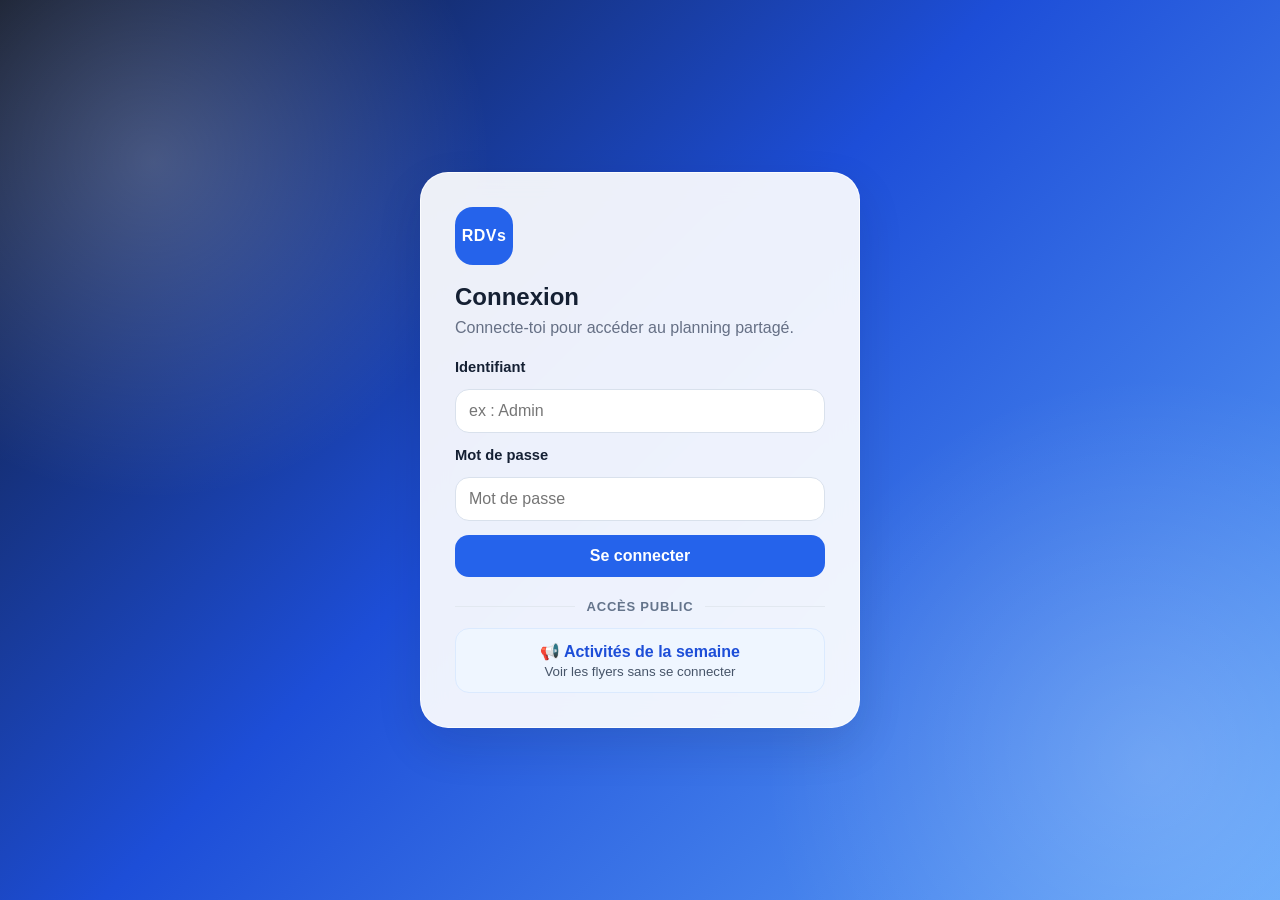
<file: index.html>
<!DOCTYPE html>
<html lang="fr">
<head>
  <meta charset="UTF-8" />
  <meta name="viewport" content="width=device-width, initial-scale=1.0" />
  <title>RDVs - Planning & FAQ Numérique</title>
  <link rel="stylesheet" href="css/style.css?v=20260824" />
  <link rel="stylesheet" href="css/activities.css?v=20260825-2" />
  <style>
    /* Pastille couleur interactive dans l'onglet Structures */
    .structure-card .color-dot {
      position: relative;
      cursor: pointer;
      transition: transform 0.15s ease, box-shadow 0.15s ease;
    }
    .structure-card .color-dot:hover {
      transform: scale(1.18);
      box-shadow: 0 0 0 3px rgba(37, 99, 235, 0.25);
    }
    .structure-card .color-dot input[type="color"] {
      position: absolute;
      inset: 0;
      width: 100%;
      height: 100%;
      opacity: 0;
      cursor: pointer;
      border: none;
      padding: 0;
      margin: 0;
    }

    /* Badge numéro de semaine */
    .week-num-pill {
      display: inline-block;
      background: #2563eb;
      color: #ffffff;
      font-size: 0.8rem;
      font-weight: 700;
      padding: 2px 10px;
      border-radius: 999px;
      margin-right: 8px;
      vertical-align: middle;
    }

    /* Outil de duplication rapide de semaine */
    .week-duplicate-bar {
      display: flex;
      flex-wrap: wrap;
      align-items: center;
      gap: 10px;
      margin-bottom: 14px;
      padding: 10px 14px;
      border-radius: 10px;
      border: 1px dashed rgba(100, 116, 139, 0.45);
      font-size: 0.9rem;
    }
    .week-duplicate-bar input[type="number"] {
      width: 68px;
      padding: 6px 8px;
    }

    /* Choix récurrence façon Google Calendar dans la modale */
    .recurrence-scope-list {
      display: flex;
      flex-direction: column;
      gap: 10px;
      margin-top: 12px;
    }
    .recurrence-scope-option {
      display: flex;
      align-items: center;
      gap: 10px;
      padding: 10px 12px;
      border: 1px solid rgba(148, 163, 184, 0.4);
      border-radius: 8px;
      cursor: pointer;
    }
    .recurrence-scope-option input[type="radio"] {
      width: auto;
      margin: 0;
    }
    .duplicate-slots-picker {
      width: 100%;
      display: flex;
      flex-wrap: wrap;
      gap: 8px;
      margin-top: 6px;
      padding-top: 8px;
      border-top: 1px dashed rgba(100, 116, 139, 0.35);
    }
    .duplicate-slot-chip {
      display: inline-flex;
      align-items: center;
      gap: 6px;
      padding: 5px 10px;
      border-radius: 8px;
      border: 1px solid rgba(148, 163, 184, 0.45);
      border-left: 4px solid var(--chip-color, #2563eb);
      background: rgba(148, 163, 184, 0.08);
      font-size: 0.83rem;
      cursor: pointer;
      user-select: none;
    }
    .duplicate-slot-chip input[type="checkbox"] {
      width: auto;
      margin: 0;
      cursor: pointer;
    }
  </style>
</head>
<body>
  <main id="login-screen" class="login-screen">
    <section class="login-card">
      <div class="brand-badge">RDVs</div>
      <h1>Connexion</h1>
      <p class="muted">Connecte-toi pour accéder au planning partagé.</p>

      <form id="login-form" class="form-grid" autocomplete="on">
        <label for="username">Identifiant</label>
        <input id="username" name="username" type="text" autocomplete="username" placeholder="ex : Admin" required />

        <label for="password">Mot de passe</label>
        <input id="password" name="password" type="password" autocomplete="current-password" placeholder="Mot de passe" required />

        <button type="submit" class="primary-btn">Se connecter</button>
        <p id="login-error" class="error-text" hidden>Identifiant ou mot de passe incorrect.</p>
      </form>

      <div class="public-access-box">
        <div class="public-access-separator"><span>Accès public</span></div>
        <button id="public-activities-btn" type="button" class="public-activities-btn">
          📢 Activités de la semaine
          <small>Voir les flyers sans se connecter</small>
        </button>
      </div>
    </section>
  </main>


  <main id="activities-public" class="activities-public" hidden>
    <div class="activities-shell">
      <header class="activities-public-header">
        <div>
          <div class="brand-badge activities-brand">RDVs</div>
          <h1>📢 Activités de la semaine</h1>
          <p class="muted">Retrouvez les flyers et les activités des différents sites.</p>
        </div>
        <button id="activities-back-login" class="ghost-btn" type="button">← Retour</button>
      </header>

      <div class="activities-toolbar">
        <label for="activities-site-filter">Filtrer par site</label>
        <select id="activities-site-filter">
          <option value="all">Tous les sites</option>
        </select>
        <button id="activities-refresh" class="ghost-btn" type="button">Actualiser</button>
      </div>

      <p id="activities-public-status" class="activities-status" aria-live="polite"></p>
      <div id="activities-public-list"></div>
    </div>
  </main>

  <main id="app-screen" class="app-screen" hidden>
    <header class="topbar">
      <div>
        <h2>RDVs - Planning & FAQ Numérique</h2>
        <p id="user-label" class="muted"></p>
        <p id="sync-label" class="sync-label">Synchronisation en attente...</p>
      </div>
      <div class="top-actions">
        <button id="theme-toggle" class="ghost-btn" type="button">🌙 Mode sombre</button>
        <button id="refresh-btn" class="ghost-btn" type="button">Actualiser</button>
        <button id="logout-btn" class="ghost-btn" type="button">Déconnexion</button>
      </div>
    </header>

    <nav class="tabs">
      <button class="tab-btn active" type="button" data-tab="planning">Planning semaine</button>
      <button class="tab-btn" type="button" data-tab="faq">Rendez-vous FAQ</button>
      <button class="tab-btn admin-only" type="button" data-tab="activities-admin">📢 Activités</button>
      <button class="tab-btn admin-only" type="button" data-tab="structures">Structures</button>
    </nav>

    <section id="planning" class="tab-panel active">
      <div class="panel-heading">
        <div>
          <h3>Planning semaine heure par heure</h3>
          <p id="planning-help" class="muted">
            Tu peux créer ici les créneaux FAQ numérique autorisés sur une date précise.
          </p>
        </div>
      </div>

      <div class="week-toolbar">
        <button id="prev-week" type="button" class="ghost-btn">← Semaine précédente</button>
        <strong id="week-label">Semaine</strong>
        <button id="next-week" type="button" class="ghost-btn">Semaine suivante →</button>
      </div>

      <!-- Bloc déroulant : Duplication sélective de la semaine affichée -->
      <details class="week-duplicate-bar admin-only">
        <summary style="cursor: pointer; font-weight: 700; list-style: none; display: flex; align-items: center; gap: 8px; width: 100%;">
          <span>📋 Dupliquer cette semaine</span>
          <span class="muted" style="font-weight: 400; font-size: 0.85rem;">(cliquer pour ouvrir)</span>
        </summary>

        <div style="display: flex; flex-wrap: wrap; align-items: center; gap: 10px; margin-top: 12px; width: 100%;">
          <label style="display:inline-flex; align-items:center; gap:6px; margin:0;">
            À partir du :
            <input id="duplicate-start-date" type="date" />
          </label>

          <label style="display:inline-flex; align-items:center; gap:6px; margin:0;">
            Toutes les
            <input id="duplicate-interval-weeks" type="number" min="1" max="12" value="1" />
            semaine(s)
          </label>

          <label style="display:inline-flex; align-items:center; gap:6px; margin:0;">
            Jusqu'au :
            <input id="duplicate-end-date" type="date" />
          </label>

          <button id="duplicate-select-all" type="button" class="ghost-btn" style="padding:5px 9px; font-size:0.8rem;">Tout cocher</button>
          <button id="duplicate-unselect-all" type="button" class="ghost-btn" style="padding:5px 9px; font-size:0.8rem;">Tout décocher</button>
          <button id="duplicate-week-btn" type="button" class="primary-btn">Copier la sélection</button>

          <!-- Liste des créneaux de la semaine avec cases à cocher -->
          <div id="duplicate-slots-list" class="duplicate-slots-picker"></div>
        </div>
      </details>

      <form id="planning-form" class="activity-form admin-only">
        <label>Date
          <input id="planning-date" type="date" required />
        </label>

        <label>Début
          <input id="planning-start" type="time" value="09:00" required />
        </label>

        <label>Fin
          <input id="planning-end" type="time" value="10:00" required />
        </label>

        <label>Type de créneau
          <select id="planning-type" required>
            <option value="faq">FAQ Numérique</option>
            <option value="other">Autre activité</option>
          </select>
        </label>

        <label>Activité
          <input id="planning-title" type="text" value="FAQ Numérique" required />
        </label>

        <label>Structure
          <select id="planning-place" required></select>
        </label>

       <label>Récurrence
          <select id="planning-recurrence">
            <option value="0">Non</option>
            <option value="1">Oui (toutes les semaines)</option>
            <option value="2">Oui (toutes les 2 semaines)</option>
          </select>
        </label>

        <label id="planning-recurrence-end-wrap" hidden>Jusqu'au (date butoir)
          <input id="planning-recurrence-end" type="date" />
        </label>

        <button type="submit" class="primary-btn">Ajouter au planning</button>
      </form>

      <p id="planning-admin-note" class="info-note admin-only">
        Seul le compte admin peut ajouter, modifier ou supprimer des créneaux dans le planning.
      </p>

      <div id="planning-grid" class="week-grid"></div>
    </section>

    <section id="faq" class="tab-panel">
      <div class="panel-heading">
        <div>
          <h3>Rendez-vous FAQ numérique</h3>
          <p class="muted">Les rendez-vous se prennent uniquement sur les créneaux FAQ créés dans le planning.</p>
        </div>
      </div>

      <div id="available-slots" class="available-slots"></div>

      <form id="faq-form" class="activity-form">
        <label>Créneau FAQ autorisé
          <select id="faq-slot" required></select>
        </label>
        <label>Date
          <input id="faq-date" type="date" required />
        </label>
        <label>Heure début
          <input id="faq-start" type="time" required />
        </label>
        <label>Heure fin
          <input id="faq-end" type="time" required />
        </label>
        <label>Structure
          <select id="faq-place" required></select>
        </label>
        <label>Nom / prénom
          <input id="faq-person" type="text" placeholder="Ex : Mme Dupont" required />
        </label>
        <label>Demande
          <input id="faq-need" type="text" placeholder="Ex : CAF, mail, FranceConnect..." required />
        </label>
        <button type="submit" class="primary-btn">Ajouter le rendez-vous</button>
        <p id="faq-form-error" class="error-text form-message" hidden></p>
      </form>

      <div class="toolbar">
        <button id="export-faq" type="button" class="ghost-btn">Exporter FAQ en CSV</button>
        <button id="clear-demo" type="button" class="danger-btn admin-only">Vider toutes les données</button>
      </div>

      <div id="faq-list" class="faq-list"></div>
    </section>

    <section id="activities-admin" class="tab-panel admin-only">
      <div class="panel-heading">
        <div>
          <h3>📢 Gestion des activités de la semaine</h3>
          <p class="muted">Ajoute, modifie ou supprime les flyers visibles dans l'espace public.</p>
        </div>
      </div>

      <form id="activity-admin-form" class="activity-form activities-admin-form">
        <label>Titre de l'activité
          <input id="activity-title" type="text" placeholder="Ex : Atelier numérique" required />
        </label>

        <label>Site / structure
          <select id="activity-structure" required></select>
        </label>

        <label class="activities-form-full">
          <input id="activity-pinned" type="checkbox" />
          📌 Épingler ce flyer en tête
          <small class="muted">La date devient facultative pour un flyer épinglé.</small>
        </label>

        <label>Date de début
          <input id="activity-date" type="date" />
        </label>

        <label>Date de fin <span class="muted">(facultatif)</span>
          <input id="activity-end-date" type="date" />
        </label>

        <label class="activities-form-full">Description <span class="muted">(facultatif)</span>
          <textarea id="activity-description" placeholder="Informations complémentaires, horaires, public concerné..."></textarea>
        </label>

        <label class="activities-form-full">Flyer
          <input id="activity-file" type="file" accept="image/jpeg,image/png,image/webp,application/pdf,.jpg,.jpeg,.png,.webp,.pdf" />
          <small class="muted">JPG, PNG, WebP ou PDF — 8 Mo maximum.</small>
        </label>

        <div class="activities-form-actions activities-form-full">
          <button id="activity-submit" type="submit" class="primary-btn">Publier l'activité</button>
          <button id="activity-cancel" type="button" class="ghost-btn" hidden>Annuler la modification</button>
        </div>
        <p id="activity-form-message" class="activities-form-message activities-form-full" aria-live="polite"></p>
      </form>

      <div class="activities-admin-heading">
        <h4>Activités enregistrées</h4>
        <button id="activities-admin-refresh" type="button" class="ghost-btn">Actualiser</button>
      </div>
      <div id="activity-admin-list" class="activity-admin-list"></div>
    </section>

    <section id="structures" class="tab-panel">
      <div class="panel-heading">
        <div>
          <h3>Structures & couleurs</h3>
          <p class="muted">Visible uniquement par l'admin. Clique directement sur la pastille de couleur pour la modifier.</p>
        </div>
      </div>

      <form id="structure-form" class="structure-form">
        <label>Nom de la structure
          <input id="structure-name" type="text" placeholder="Ex : Centre social" required />
        </label>
        <label>Couleur
          <input id="structure-color" type="color" value="#2563eb" required />
        </label>
        <button type="submit" class="primary-btn">Ajouter la structure</button>
      </form>

      <div id="structure-list" class="structure-list"></div>
    </section>
  </main>

  <div id="detail-modal" class="modal-backdrop" hidden>
    <section class="modal-card detail-modal-card">
      <div class="modal-header">
        <h3 id="detail-modal-title">Détails</h3>
        <button id="detail-modal-close" type="button" class="ghost-btn">Fermer</button>
      </div>
      <div id="detail-modal-content" class="detail-content"></div>
      <div id="detail-modal-actions" class="detail-actions"></div>
    </section>
  </div>

  <script src="data/users.js?v=20260825"></script>
  <script src="data/config.js?v=20260825"></script>
  <script src="js/app.js?v=20261126"></script>
  <script src="js/activities.js?v=20260828-1"></script>
</body>
</html>
</file>
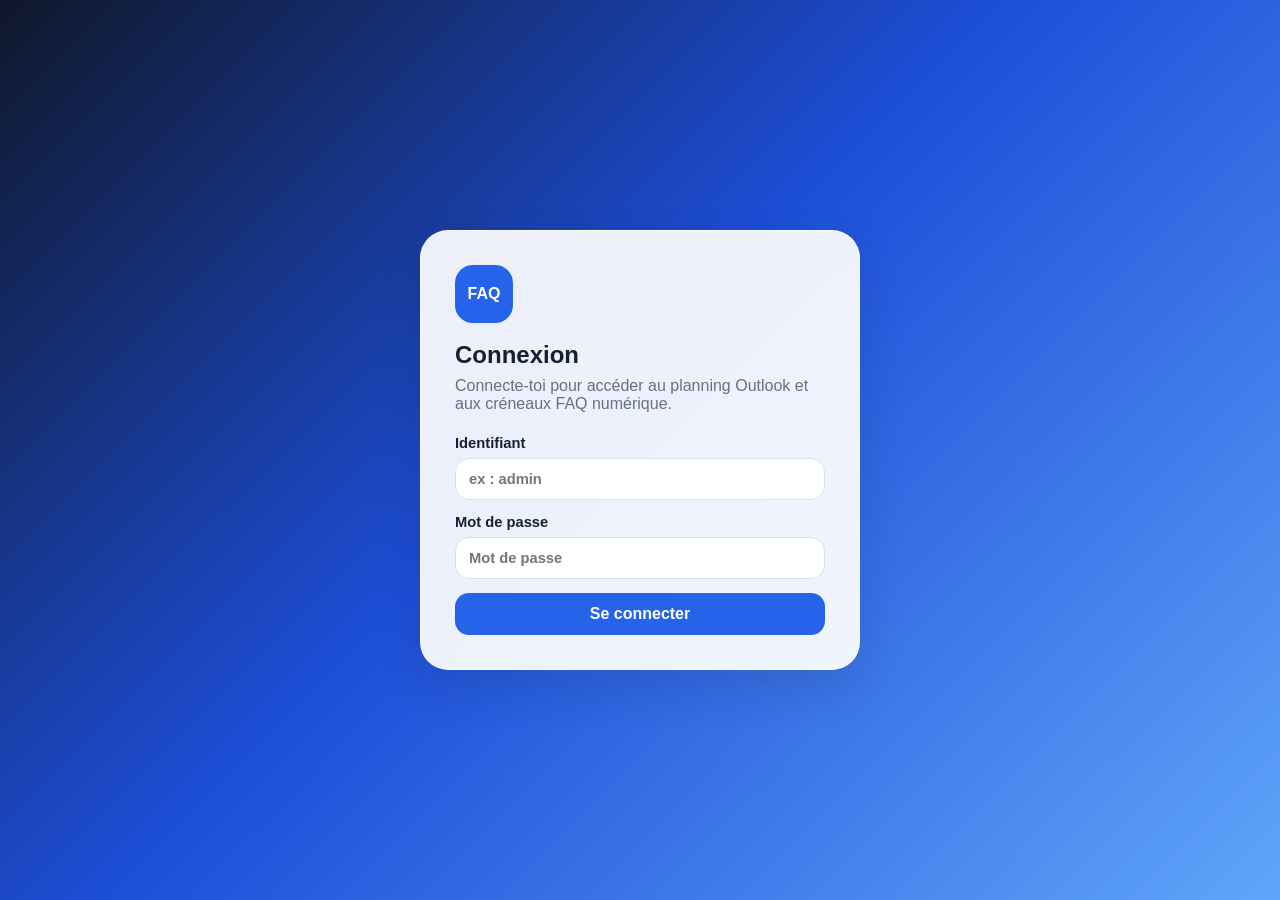
<file: site_outlook_faq_numerique/index.html>
<!DOCTYPE html>
<html lang="fr">
<head>
  <meta charset="UTF-8" />
  <meta name="viewport" content="width=device-width, initial-scale=1.0" />
  <title>Planning Outlook & FAQ Numérique</title>
  <link rel="stylesheet" href="css/style.css?v=20260430" />
</head>
<body>
  <main id="login-screen" class="login-screen">
    <section class="login-card">
      <div class="brand-badge">FAQ</div>
      <h1>Connexion</h1>
      <p class="muted">Connecte-toi pour accéder au planning Outlook et aux créneaux FAQ numérique.</p>
      <form id="login-form" class="form-grid">
        <label>Identifiant
          <input id="username" type="text" autocomplete="username" placeholder="ex : admin" required />
        </label>
        <label>Mot de passe
          <input id="password" type="password" autocomplete="current-password" placeholder="Mot de passe" required />
        </label>
        <button type="submit" class="primary-btn">Se connecter</button>
        <p id="login-error" class="error-text" hidden>Identifiant ou mot de passe incorrect.</p>
      </form>
    </section>
  </main>

  <main id="app-screen" class="app-screen" hidden>
    <header class="topbar">
      <div>
        <h2>Planning Outlook & FAQ Numérique</h2>
        <p id="user-label" class="muted"></p>
      </div>
      <button id="logout-btn" class="ghost-btn">Déconnexion</button>
    </header>

    <nav class="tabs">
      <button class="tab-btn active" data-tab="outlook">Planning Outlook</button>
      <button class="tab-btn admin-only" data-tab="slots">Créneaux FAQ autorisés</button>
      <button class="tab-btn" data-tab="faq">Remplissage FAQ numérique</button>
      <button class="tab-btn admin-only" data-tab="structures">Structures & couleurs</button>
    </nav>

    <section id="outlook" class="tab-panel active">
      <div class="panel-heading">
        <div>
          <h3>Mon planning Outlook</h3>
          <p class="muted">Cette zone affiche ton calendrier Outlook publié. Mets le lien dans <strong>data/config.js</strong>.</p>
        </div>
        <button id="open-outlook-link" class="ghost-btn">Ouvrir Outlook</button>
      </div>
      <div id="outlook-empty" class="info-note">
        Aucun lien Outlook n'est configuré. Ajoute ton lien dans <strong>data/config.js</strong> à la ligne <strong>outlookCalendarUrl</strong>.
      </div>
      <div id="outlook-frame-wrapper" class="outlook-frame-wrapper" hidden>
        <iframe id="outlook-frame" title="Planning Outlook"></iframe>
      </div>
    </section>

    <section id="slots" class="tab-panel">
      <div class="panel-heading">
        <div>
          <h3>Créneaux FAQ autorisés</h3>
          <p class="muted">Seul l'admin crée les plages FAQ. Les collègues ne peuvent inscrire des RDV que dans ces créneaux.</p>
        </div>
      </div>
      <form id="slot-form" class="activity-form admin-only">
        <input id="slot-edit-id" type="hidden" />
        <label>Date <input id="slot-date" type="date" required /></label>
        <label>Début <input id="slot-start" type="time" value="09:00" required /></label>
        <label>Fin <input id="slot-end" type="time" value="10:00" required /></label>
        <label>Structure <select id="slot-place" required></select></label>
        <label>Titre <input id="slot-title" type="text" value="FAQ Numérique" required /></label>
        <button type="submit" class="primary-btn">Enregistrer le créneau FAQ</button>
        <button id="slot-cancel-edit" type="button" class="ghost-btn" hidden>Annuler</button>
      </form>
      <div id="slot-list" class="slot-list"></div>
    </section>

    <section id="faq" class="tab-panel">
      <div class="panel-heading">
        <div>
          <h3>Remplissage des créneaux FAQ numérique</h3>
          <p class="muted">Les inscriptions sont possibles uniquement dans les créneaux FAQ numérique créés par l'admin.</p>
        </div>
      </div>
      <div id="available-slots" class="available-slots"></div>
      <form id="faq-form" class="activity-form">
        <input id="faq-edit-id" type="hidden" />
        <label>Créneau FAQ autorisé <select id="faq-slot" required></select></label>
        <label>Date précise <input id="faq-date" type="date" required /></label>
        <label>Heure début <input id="faq-start" type="time" required /></label>
        <label>Heure fin <input id="faq-end" type="time" required /></label>
        <label>Structure <select id="faq-place" required></select></label>
        <label>Nom / prénom <input id="faq-person" type="text" placeholder="Ex : Mme Dupont" required /></label>
        <label>Demande <input id="faq-need" type="text" placeholder="Ex : CAF, mail, impression..." required /></label>
        <button type="submit" class="primary-btn">Ajouter le rendez-vous</button>
        <button id="faq-cancel-edit" type="button" class="ghost-btn" hidden>Annuler</button>
        <p id="faq-form-error" class="error-text form-message" hidden></p>
      </form>
      <div class="toolbar">
        <button id="export-faq" class="ghost-btn">Exporter FAQ en CSV</button>
        <button id="clear-demo" class="danger-btn">Vider mes données locales</button>
      </div>
      <div id="faq-list" class="faq-list"></div>
    </section>

    <section id="structures" class="tab-panel">
      <div class="panel-heading">
        <div>
          <h3>Structures & couleurs</h3>
          <p class="muted">Visible uniquement par l'admin. Chaque structure possède une couleur.</p>
        </div>
      </div>
      <form id="structure-form" class="structure-form">
        <label>Nom de la structure <input id="structure-name" type="text" placeholder="Ex : Centre social Saint-Martin" required /></label>
        <label>Couleur <input id="structure-color" type="color" value="#2563eb" required /></label>
        <button type="submit" class="primary-btn">Ajouter la structure</button>
      </form>
      <div id="structure-list" class="structure-list"></div>
    </section>
  </main>

  <script src="data/users.js?v=20260603"></script>
  <script src="data/config.js?v=20260603"></script>
  <script src="js/app.js?v=20260603"></script>
</body>
</html>
</file>
<file: css/style.css>
:root {
  --bg: #f4f7fb;
  --card: #ffffff;
  --primary: #2563eb;
  --primary-dark: #1d4ed8;
  --primary-soft: #dbeafe;
  --text: #152033;
  --muted: #667085;
  --border: #d9e1ec;
  --danger: #dc2626;
  --danger-soft: #fee2e2;
  --shadow: 0 18px 45px rgba(15, 23, 42, 0.12);
  --radius: 20px;
}

* { box-sizing: border-box; }
body {
  margin: 0;
  font-family: Inter, "Segoe UI", Arial, sans-serif;
  background: linear-gradient(135deg, #e0ecff, #f8fafc 40%, #eef6ff);
  color: var(--text);
  min-height: 100vh;
  overflow-x: hidden;
}

button, input, select { font: inherit; }
button { cursor: pointer; }

.login-screen {
  position: fixed;
  inset: 0;
  z-index: 100;
  min-height: 100vh;
  display: grid;
  place-items: center;
  padding: 24px;
  background:
    radial-gradient(circle at 12% 18%, rgba(255,255,255,0.22), transparent 25%),
    radial-gradient(circle at 90% 85%, rgba(255,255,255,0.18), transparent 28%),
    linear-gradient(135deg, #0f172a 0%, #1d4ed8 46%, #60a5fa 100%);
  transition: transform 0.95s cubic-bezier(0.22, 1, 0.36, 1), opacity 0.5s ease;
  will-change: transform, opacity;
  overflow: hidden;
}

.login-screen.opening {
  transform: translateY(-100%);
  opacity: 0.72;
}

.login-screen[hidden] { display: none !important; }

.login-card {
  position: relative;
  z-index: 2;
  width: min(440px, 100%);
  background: rgba(255,255,255,0.92);
  border: 1px solid rgba(255,255,255,0.8);
  border-radius: 28px;
  box-shadow: var(--shadow);
  padding: 34px;
  backdrop-filter: blur(14px);
  transition: transform 0.9s cubic-bezier(0.22, 1, 0.36, 1), opacity 0.35s ease;
}

.login-screen.opening .login-card {
  transform: translateY(-26px) scale(0.985);
  opacity: 0;
}

.brand-badge {
  width: 58px;
  height: 58px;
  border-radius: 18px;
  background: var(--primary);
  color: white;
  display: grid;
  place-items: center;
  font-weight: 800;
  letter-spacing: 0.5px;
  margin-bottom: 18px;
}

h1, h2, h3 { margin: 0 0 8px; }
.muted { color: var(--muted); margin: 0; }
.error-text { color: var(--danger); font-weight: 700; }

.form-grid, .activity-form {
  display: grid;
  gap: 14px;
  margin-top: 22px;
}

label { display: grid; gap: 7px; font-weight: 700; font-size: 0.92rem; }

input, select {
  width: 100%;
  border: 1px solid var(--border);
  border-radius: 14px;
  padding: 12px 13px;
  background: #fff;
  color: var(--text);
  outline: none;
}

input:focus, select:focus {
  border-color: var(--primary);
  box-shadow: 0 0 0 4px var(--primary-soft);
}

.primary-btn, .ghost-btn, .danger-btn {
  border: 0;
  border-radius: 14px;
  padding: 12px 16px;
  font-weight: 800;
  transition: 0.16s ease;
}

.primary-btn { background: var(--primary); color: white; }
.primary-btn:hover { background: var(--primary-dark); transform: translateY(-1px); }
.ghost-btn { background: white; color: var(--text); border: 1px solid var(--border); }
.ghost-btn:hover { border-color: var(--primary); color: var(--primary); }
.danger-btn { background: var(--danger-soft); color: var(--danger); }

.app-screen { padding: 24px; max-width: 1450px; margin: 0 auto; min-height: 100vh; }
body.app-ready .app-screen { animation: appReveal 0.8s ease; }

@keyframes appReveal {
  from { opacity: 0; transform: translateY(16px); }
  to { opacity: 1; transform: translateY(0); }
}

.topbar, .panel-heading, .toolbar {
  display: flex;
  align-items: center;
  justify-content: space-between;
  gap: 16px;
  flex-wrap: wrap;
}

.topbar {
  background: rgba(255,255,255,0.85);
  border: 1px solid rgba(255,255,255,0.9);
  border-radius: 20px;
  box-shadow: 0 18px 45px rgba(15, 23, 42, 0.12);
  padding: 20px;
}

.tabs {
  display: flex;
  gap: 10px;
  margin: 22px 0;
  flex-wrap: wrap;
}

.tab-btn {
  border: 1px solid #d9e1ec;
  background: white;
  color: #152033;
  padding: 12px 16px;
  border-radius: 999px;
  font-weight: 800;
}

.tab-btn.active {
  background: #2563eb;
  color: white;
  border-color: #2563eb;
}

.tab-panel {
  display: none;
  background: rgba(255,255,255,0.92);
  border-radius: 20px;
  padding: 22px;
  box-shadow: 0 18px 45px rgba(15, 23, 42, 0.12);
}

.tab-panel.active {
  display: block;
}

.activity-form {
  display: grid;
  grid-template-columns: repeat(6, minmax(140px, 1fr));
  gap: 14px;
  align-items: end;
  margin-bottom: 24px;
}

.activity-form button {
  min-height: 45px;
}

.info-note {
  background: #eff6ff;
  border: 1px solid #bfdbfe;
  color: #1e3a8a;
  border-radius: 16px;
  padding: 12px 14px;
  font-weight: 700;
}

.form-message { grid-column: 1 / -1; margin: 0; }

.week-toolbar {
  display: flex;
  align-items: center;
  justify-content: center;
  gap: 14px;
  flex-wrap: wrap;
  margin: 18px 0 20px;
  background: rgba(255,255,255,0.8);
  border: 1px solid #d9e1ec;
  border-radius: 18px;
  padding: 12px;
}

#week-label { color: var(--text); text-align: center; }

.week-grid {
  display: grid;
  grid-template-columns: repeat(7, minmax(185px, 1fr));
  gap: 12px;
  overflow-x: auto;
  padding-bottom: 8px;
  border: 2px solid #cbd5e1;
  border-radius: 24px;
  background: #ffffff;
  padding: 14px;
  box-shadow: inset 0 0 0 1px rgba(148, 163, 184, 0.35), 0 14px 38px rgba(15, 23, 42, 0.10);
}

.day-column {
  background: #ffffff;
  border: 2px solid #d0d9e8;
  border-radius: 20px;
  min-width: 185px;
  overflow: hidden;
}

.day-title {
  position: sticky;
  top: 0;
  background: linear-gradient(180deg, #f8fbff, #edf4ff);
  padding: 12px;
  font-weight: 900;
  border-bottom: 2px solid #cbd5e1;
  display: grid;
  gap: 2px;
}

.day-title small {
  color: #64748b;
  font-weight: 800;
}

.day-timeline {
  position: relative;
  min-height: 1440px;
  background:
    repeating-linear-gradient(
      to bottom,
      #ffffff 0,
      #ffffff 119px,
      #dbe4f0 120px
    );
  overflow: visible;
}

.hour-line {
  height: 120px;
  border-bottom: 1px solid #dbe4f0;
  padding: 6px 8px;
  color: #64748b;
}

.activity-card {
  padding: 8px;
  border-radius: 12px;
  background: white;
  border-left: 4px solid var(--card-color, #2563eb);
  box-shadow: 0 8px 22px rgba(15, 23, 42, 0.08);
  color: #152033;
}

.activity-card strong {
  display: block;
  font-size: 0.84rem;
}

.timeline-card {
  position: absolute;
  left: 42px;
  right: 6px;
  z-index: 2;
  overflow: hidden;
  margin-top: 0;
  display: block;
}

.faq-slot-card {
  background: linear-gradient(180deg, #ffffff, #f8fbff);
}

.slot-badge {
  display: inline-flex;
  margin-top: 7px;
  padding: 4px 8px;
  border-radius: 999px;
  background: color-mix(in srgb, var(--card-color, #2563eb) 14%, white);
  color: var(--card-color, #2563eb);
  font-size: 0.7rem;
  font-weight: 900;
}

.delete-small, .edit-small {
  margin-top: 0;
  padding: 5px 8px;
  border-radius: 9px;
  border: 0;
  font-size: 0.72rem;
  font-weight: 900;
  cursor: pointer;
}

.delete-small { color: var(--danger); background: var(--danger-soft); }
.edit-small { color: #1d4ed8; background: #dbeafe; }

.card-actions, .faq-actions {
  display: flex;
  flex-wrap: wrap;
  gap: 6px;
  margin-top: 8px;
}

.available-slots { margin: 18px 0; }
.available-slots h4 { margin: 0 0 10px; }

.slot-list {
  display: grid;
  grid-template-columns: repeat(auto-fit, minmax(190px, 1fr));
  gap: 10px;
}

.slot-card {
  border: 1px solid var(--border);
  border-left: 6px solid var(--card-color, var(--primary));
  background: #fff;
  border-radius: 16px;
  padding: 12px;
  display: grid;
  gap: 4px;
  box-shadow: 0 8px 22px rgba(15, 23, 42, 0.06);
}

.slot-card strong { color: var(--card-color, var(--primary)); }

.faq-list { display: grid; gap: 12px; margin-top: 18px; }

.faq-card {
  display: grid;
  grid-template-columns: 1fr auto;
  gap: 14px;
  background: #f8fafc;
  border: 1px solid var(--border);
  border-left: 6px solid var(--card-color, var(--primary));
  border-radius: 18px;
  padding: 14px;
}

.faq-card h4 { margin: 0 0 5px; }

.faq-tags { display: flex; flex-wrap: wrap; gap: 6px; margin-top: 8px; }

.tag {
  background: white;
  border: 1px solid var(--border);
  border-radius: 999px;
  padding: 5px 9px;
  color: var(--muted);
  font-size: 0.8rem;
  font-weight: 700;
}

.color-tag {
  border-color: color-mix(in srgb, var(--card-color, var(--primary)) 35%, white);
  color: var(--card-color, var(--primary));
  font-weight: 900;
}

.structure-form {
  display: grid;
  grid-template-columns: minmax(220px, 1fr) 160px auto;
  gap: 14px;
  align-items: end;
  margin: 22px 0;
}

.structure-form input[type="color"] { height: 46px; padding: 5px; }

.structure-list {
  display: grid;
  grid-template-columns: repeat(auto-fit, minmax(230px, 1fr));
  gap: 12px;
}

.structure-card {
  display: grid;
  grid-template-columns: auto 1fr auto;
  align-items: center;
  gap: 10px;
  border: 1px solid var(--border);
  border-left: 6px solid var(--card-color, var(--primary));
  background: #fff;
  border-radius: 16px;
  padding: 12px;
}

.structure-card .delete-small {
  grid-column: 1 / -1;
  justify-self: start;
}

.color-dot {
  width: 18px;
  height: 18px;
  border-radius: 999px;
  background: var(--card-color, var(--primary));
  box-shadow: 0 0 0 4px color-mix(in srgb, var(--card-color, var(--primary)) 18%, white);
}

.modal-backdrop {
  position: fixed;
  inset: 0;
  z-index: 200;
  background: rgba(15, 23, 42, 0.55);
  backdrop-filter: blur(8px);
  display: grid;
  place-items: center;
  padding: 18px;
}

.modal-card {
  width: min(720px, 100%);
  max-height: 92vh;
  overflow: auto;
  background: white;
  border-radius: 24px;
  box-shadow: 0 28px 80px rgba(15, 23, 42, 0.28);
  padding: 22px;
}

.modal-header {
  display: flex;
  align-items: center;
  justify-content: space-between;
  gap: 16px;
  margin-bottom: 16px;
}

.modal-form {
  display: grid;
  grid-template-columns: repeat(2, minmax(160px, 1fr));
  gap: 14px;
}

.modal-form button { grid-column: 1 / -1; }

.modal-backdrop[hidden], .modal-form[hidden] { display: none !important; }

@media (max-width: 1050px) {
  .activity-form { grid-template-columns: repeat(2, minmax(160px, 1fr)); }
}

@media (max-width: 650px) {
  .app-screen { padding: 12px; }
  .login-card { padding: 24px; }
  .activity-form, .structure-form, .modal-form { grid-template-columns: 1fr; }
  .faq-card { grid-template-columns: 1fr; }
  .timeline-card { left: 38px; }
}


/* Correction : boutons visibles et cliquables même sur les créneaux d'une heure */
.timeline-card {
  overflow: visible !important;
  min-height: 74px;
  z-index: 5;
}

.timeline-card:hover {
  z-index: 20;
}

.timeline-card .card-actions {
  position: relative;
  z-index: 30;
  background: white;
  border-radius: 10px;
  padding: 4px;
}

.timeline-card .edit-small,
.timeline-card .delete-small {
  position: relative;
  z-index: 40;
  pointer-events: auto;
}


/* Correction : affichage complet du texte et RDV FAQ superposés au créneau FAQ */
.timeline-card {
  overflow: visible !important;
  min-height: 76px;
  height: auto;
  white-space: normal;
}

.timeline-card strong,
.timeline-card .activity-meta {
  white-space: normal;
  overflow: visible;
  text-overflow: initial;
  line-height: 1.18;
}

.faq-rdv-overlay {
  left: 54px;
  right: 3px;
  z-index: 30;
  border-left-width: 7px;
  border-style: solid;
  border-color: color-mix(in srgb, var(--card-color, var(--primary)) 45%, white);
  background: rgba(255, 255, 255, 0.96);
  box-shadow: 0 10px 28px rgba(15, 23, 42, 0.16);
}

.faq-rdv-overlay strong {
  color: var(--card-color, var(--primary));
}

.faq-rdv-overlay::before {
  content: "Inscrit";
  display: inline-flex;
  width: fit-content;
  margin-bottom: 3px;
  padding: 3px 7px;
  border-radius: 999px;
  font-size: 0.68rem;
  font-weight: 900;
  color: white;
  background: var(--card-color, var(--primary));
}

.day-timeline {
  overflow: visible;
}

.day-column {
  overflow: visible;
}

.week-grid {
  overflow-x: auto;
  overflow-y: visible;
  padding-top: 4px;
  padding-bottom: 22px;
}


/* Planning plus propre : détails au clic dans un pop-up */
.planning-click-card {
  cursor: pointer;
  text-align: left;
  border-top: 0;
  border-right: 0;
  border-bottom: 0;
}

.planning-click-card:hover {
  transform: translateY(-1px);
  filter: brightness(0.98);
  z-index: 50;
}

.planning-click-card strong,
.planning-click-card .activity-meta {
  display: block;
}

.planning-click-card .activity-meta {
  margin-top: 2px;
}

.detail-modal-card {
  max-width: 620px;
}

.detail-content {
  display: grid;
  gap: 10px;
}

.detail-color-line {
  height: 8px;
  border-radius: 999px;
  background: var(--card-color, var(--primary));
  margin-bottom: 6px;
}

.detail-row {
  display: grid;
  grid-template-columns: 150px 1fr;
  gap: 12px;
  padding: 10px 12px;
  background: #f8fafc;
  border: 1px solid var(--border);
  border-radius: 14px;
}

.detail-row span {
  color: var(--muted);
  font-weight: 800;
}

.detail-row strong {
  color: var(--text);
  overflow-wrap: anywhere;
}

.detail-actions {
  display: flex;
  gap: 10px;
  flex-wrap: wrap;
  margin-top: 18px;
}

.detail-button {
  padding: 10px 14px;
  font-size: 0.9rem;
}

#detail-modal[hidden] {
  display: none !important;
}

@media (max-width: 650px) {
  .detail-row {
    grid-template-columns: 1fr;
    gap: 4px;
  }
}


/* Correction planning clair et spacieux : les cartes respectent réellement les horaires */
.day-timeline {
  min-height: 1440px !important; /* 12 heures x 120px */
  background:
    repeating-linear-gradient(
      to bottom,
      #f8fafc 0,
      #f8fafc 119px,
      #e2e8f0 120px
    ) !important;
  overflow: visible;
}

.hour-line {
  height: 120px !important;
  border-bottom: 1px solid #e2e8f0;
  padding: 6px 8px;
}

.timeline-card {
  position: absolute;
  left: 42px;
  right: 6px;
  z-index: 2;
  overflow: hidden;
  margin-top: 0;
  display: block;
  min-height: 0 !important;
  height: var(--slot-height, auto);
  padding: 7px 8px !important;
  line-height: 1.15;
}

.timeline-card strong {
  font-size: 0.78rem;
  line-height: 1.1;
  margin-bottom: 2px;
}

.timeline-card .activity-meta {
  font-size: 0.68rem;
  line-height: 1.1;
  margin-top: 1px;
}

.faq-rdv-overlay {
  left: 58px !important;
  right: 4px !important;
  z-index: 35;
  min-height: 0 !important;
  overflow: hidden !important;
}

.faq-rdv-overlay::before {
  display: none !important;
}

/* Au survol, la carte passe devant, mais ne modifie pas sa hauteur */
.timeline-card:hover {
  z-index: 80;
}

/* Le détail complet se lit dans le pop-up, donc le planning reste propre */
.planning-click-card {
  white-space: normal;
}


/* Encadré général du planning + jours délimités + ligne bleue heure actuelle */
.week-grid {
  border: 2px solid #cbd5e1;
  border-radius: 24px;
  background: #ffffff;
  padding: 14px;
  box-shadow: inset 0 0 0 1px rgba(148, 163, 184, 0.35), 0 14px 38px rgba(15, 23, 42, 0.10);
}

.day-column {
  border: 2px solid #d0d9e8 !important;
  border-radius: 20px !important;
  background: #ffffff !important;
  overflow: hidden !important;
}

.day-title {
  border-bottom: 2px solid #cbd5e1 !important;
  background: linear-gradient(180deg, #f8fbff, #edf4ff) !important;
}

.day-timeline {
  background:
    repeating-linear-gradient(
      to bottom,
      #ffffff 0,
      #ffffff 119px,
      #dbe4f0 120px
    ) !important;
  position: relative;
}

.hour-line {
  height: 120px !important;
  border-bottom: 1px solid #dbe4f0 !important;
  color: #64748b;
}

.week-grid {
  display: grid;
  grid-template-columns: repeat(7, minmax(185px, 1fr));
  gap: 12px;
  overflow-x: auto;
  padding-bottom: 8px;
  border: 2px solid #cbd5e1;
  border-radius: 24px;
  background: #ffffff;
  padding: 14px;
  box-shadow: inset 0 0 0 1px rgba(148, 163, 184, 0.35), 0 14px 38px rgba(15, 23, 42, 0.10);
}

.day-column {
  background: #ffffff;
  border: 2px solid #d0d9e8;
  border-radius: 20px;
  min-width: 185px;
  overflow: hidden;
}

.day-title {
  position: sticky;
  top: 0;
  background: linear-gradient(180deg, #f8fbff, #edf4ff);
  padding: 12px;
  font-weight: 900;
  border-bottom: 2px solid #cbd5e1;
  display: grid;
  gap: 2px;
}

.day-title small {
  color: #64748b;
  font-weight: 800;
}

.day-timeline {
  position: relative;
  min-height: 1440px;
  background:
    repeating-linear-gradient(
      to bottom,
      #ffffff 0,
      #ffffff 119px,
      #dbe4f0 120px
    );
  overflow: visible;
}

.hour-line {
  height: 120px;
  border-bottom: 1px solid #dbe4f0;
  padding: 6px 8px;
  color: #64748b;
}
.current-time-line {
  position: absolute;
  left: 0;
  right: 0;
  height: 0;
  border-top: 3px solid #1d4ed8;
  z-index: 120;
  pointer-events: none;
  filter: drop-shadow(0 2px 4px rgba(29, 78, 216, 0.25));
}

.current-time-line::before {
  content: "";
  position: absolute;
  left: -5px;
  top: -7px;
  width: 12px;
  height: 12px;
  background: #1d4ed8;
  border-radius: 999px;
}

.current-time-line span {
  position: absolute;
  right: 6px;
  top: -13px;
  background: #1d4ed8;
  color: white;
  border-radius: 999px;
  padding: 3px 8px;
  font-size: 0.72rem;
  font-weight: 900;
}

.activity-meta {
  display: block;
  font-size: 0.74rem;
  color: #667085;
  margin-top: 2px;
}

.modal-edit-form {
  display: grid;
  grid-template-columns: repeat(2, minmax(180px, 1fr));
  gap: 14px;
  margin-top: 10px;
}

.modal-edit-form label {
  display: grid;
  gap: 6px;
  font-weight: 800;
  color: #152033;
}

.modal-edit-form input,
.modal-edit-form select {
  border: 1px solid #d9e1ec;
  border-radius: 14px;
  padding: 11px 12px;
  font: inherit;
  background: white;
}

.modal-edit-form .error-text {
  grid-column: 1 / -1;
}

@media (max-width: 700px) {
  .modal-edit-form {
    grid-template-columns: 1fr;
  }
}

body.dark-mode {
  background: linear-gradient(135deg, #020617, #0f172a);
  color: #e5e7eb;
}

body.dark-mode .topbar,
body.dark-mode .tab-panel,
body.dark-mode .login-card,
body.dark-mode .modal-card,
body.dark-mode .week-toolbar {
  background: rgba(15, 23, 42, 0.94);
  border-color: rgba(148, 163, 184, 0.35);
  color: #e5e7eb;
}

body.dark-mode h1,
body.dark-mode h2,
body.dark-mode h3,
body.dark-mode h4,
body.dark-mode h5,
body.dark-mode strong,
body.dark-mode label {
  color: #f8fafc;
}

body.dark-mode .muted,
body.dark-mode .activity-meta,
body.dark-mode .sync-label {
  color: #cbd5e1;
}

body.dark-mode .tab-btn {
  background: #1e293b;
  color: #e5e7eb;
  border-color: #334155;
}

body.dark-mode .tab-btn.active {
  background: #2563eb;
  color: white;
  border-color: #2563eb;
}

body.dark-mode input,
body.dark-mode select,
body.dark-mode textarea {
  background: #020617;
  color: #f8fafc;
  border-color: #334155;
}

body.dark-mode input::placeholder {
  color: #94a3b8;
}

body.dark-mode .week-grid {
  background: #0f172a;
  border-color: #334155;
}

body.dark-mode .day-column {
  background: #020617;
  border-color: #334155;
}

body.dark-mode .day-title {
  background: linear-gradient(180deg, #1e293b, #0f172a);
  border-bottom-color: #334155;
}

body.dark-mode .day-title small {
  color: #cbd5e1;
}

body.dark-mode .day-timeline {
  background:
    repeating-linear-gradient(
      to bottom,
      #020617 0,
      #020617 119px,
      #334155 120px
    );
}

body.dark-mode .hour-line {
  border-bottom-color: #334155;
  color: #cbd5e1;
}

body.dark-mode .hour-line span {
  background: #0f172a;
  border-color: #334155;
  color: #e5e7eb;
}

body.dark-mode .activity-card,
body.dark-mode .faq-card,
body.dark-mode .slot-card,
body.dark-mode .structure-card {
  background: #1e293b;
  color: #f8fafc;
  box-shadow: 0 8px 22px rgba(0, 0, 0, 0.35);
}

body.dark-mode .ghost-btn {
  background: #1e293b;
  color: #e5e7eb;
  border-color: #334155;
}

body.dark-mode .ghost-btn:hover {
  background: #334155;
}

body.dark-mode .info-note {
  background: #172554;
  border-color: #2563eb;
  color: #dbeafe;
}

body.dark-mode .empty-state,
body.dark-mode .empty-day-note {
  background: #0f172a;
  color: #cbd5e1;
  border-color: #334155;
}
html.dark-mode,
body.dark-mode {
  background: #020617 !important;
  color: #e5e7eb;
}

html.dark-mode body,
body.dark-mode {
  min-height: 100vh;
}

body.dark-mode .login-screen,
body.dark-mode .app-screen {
  background: #020617 !important;
}

body.dark-mode::before,
body.dark-mode::after {
  background: transparent !important;
}

body.dark-mode .topbar,
body.dark-mode .tab-panel,
body.dark-mode .login-card,
body.dark-mode .modal-card,
body.dark-mode .week-toolbar {
  background: #0f172a !important;
  border-color: #334155 !important;
  color: #e5e7eb !important;
}

body.dark-mode h1,
body.dark-mode h2,
body.dark-mode h3,
body.dark-mode h4,
body.dark-mode h5,
body.dark-mode strong,
body.dark-mode label {
  color: #f8fafc !important;
}

body.dark-mode .muted,
body.dark-mode .activity-meta,
body.dark-mode .sync-label {
  color: #cbd5e1 !important;
}

body.dark-mode input,
body.dark-mode select,
body.dark-mode textarea {
  background: #020617 !important;
  color: #f8fafc !important;
  border-color: #475569 !important;
}

body.dark-mode input::placeholder {
  color: #94a3b8 !important;
}

body.dark-mode .tab-btn {
  background: #1e293b !important;
  color: #e5e7eb !important;
  border-color: #334155 !important;
}

body.dark-mode .tab-btn.active {
  background: #2563eb !important;
  color: #ffffff !important;
  border-color: #2563eb !important;
}

body.dark-mode .week-grid {
  background: #020617 !important;
  border-color: #334155 !important;
}

body.dark-mode .day-column {
  background: #0f172a !important;
  border-color: #334155 !important;
}

body.dark-mode .day-title {
  background: #1e293b !important;
  border-bottom-color: #334155 !important;
}

body.dark-mode .day-title small {
  color: #cbd5e1 !important;
}

body.dark-mode .day-timeline {
  background:
    repeating-linear-gradient(
      to bottom,
      #020617 0,
      #020617 119px,
      #334155 120px
    ) !important;
}

body.dark-mode .hour-line {
  border-bottom-color: #334155 !important;
  color: #cbd5e1 !important;
}

body.dark-mode .hour-line span {
  background: #0f172a !important;
  border-color: #334155 !important;
  color: #e5e7eb !important;
}

body.dark-mode .activity-card,
body.dark-mode .faq-card,
body.dark-mode .slot-card,
body.dark-mode .structure-card {
  background: #1e293b !important;
  color: #f8fafc !important;
  box-shadow: 0 8px 22px rgba(0, 0, 0, 0.45) !important;
}

body.dark-mode .ghost-btn {
  background: #1e293b !important;
  color: #e5e7eb !important;
  border-color: #334155 !important;
}

body.dark-mode .ghost-btn:hover {
  background: #334155 !important;
}

body.dark-mode .primary-btn {
  background: #2563eb !important;
  color: white !important;
}

body.dark-mode .info-note {
  background: #172554 !important;
  border-color: #2563eb !important;
  color: #dbeafe !important;
}

body.dark-mode .empty-state,
body.dark-mode .empty-day-note {
  background: #0f172a !important;
  color: #cbd5e1 !important;
  border-color: #334155 !important;
}
</file>
<file: css/activities.css>
/* =========================================================
   ACTIVITÉS DE LA SEMAINE - accès public + gestion admin
   ========================================================= */

.public-access-box {
  margin-top: 22px;
}

.public-access-separator {
  display: flex;
  align-items: center;
  gap: 12px;
  margin: 6px 0 14px;
  color: #64748b;
  font-size: 13px;
  font-weight: 700;
  text-transform: uppercase;
  letter-spacing: .06em;
}

.public-access-separator::before,
.public-access-separator::after {
  content: "";
  flex: 1;
  height: 1px;
  background: #e2e8f0;
}

.public-activities-btn {
  width: 100%;
  border: 1px solid #dbeafe;
  background: #eff6ff;
  color: #1d4ed8;
  border-radius: 14px;
  padding: 13px 16px;
  cursor: pointer;
  font: inherit;
  font-weight: 800;
  display: flex;
  flex-direction: column;
  align-items: center;
  gap: 3px;
  transition: transform .15s ease, box-shadow .15s ease, background .15s ease;
}

.public-activities-btn small {
  color: #475569;
  font-weight: 500;
}

.public-activities-btn:hover {
  transform: translateY(-1px);
  background: #dbeafe;
  box-shadow: 0 8px 22px rgba(37, 99, 235, .12);
}

.activities-public {
  min-height: 100vh;
  padding: 26px 18px 46px;
  background: #f8fafc;
  color: #0f172a;
}

.activities-shell {
  width: min(1180px, 100%);
  margin: 0 auto;
}

.activities-public-header {
  display: flex;
  align-items: flex-start;
  justify-content: space-between;
  gap: 20px;
  margin-bottom: 22px;
}

.activities-public-header h1 {
  margin: 10px 0 4px;
  font-size: clamp(27px, 4vw, 40px);
}

.activities-brand {
  display: inline-flex;
}

.activities-toolbar {
  display: flex;
  align-items: end;
  gap: 10px;
  flex-wrap: wrap;
  padding: 14px;
  margin-bottom: 12px;
  background: #ffffff;
  border: 1px solid #e2e8f0;
  border-radius: 14px;
  box-shadow: 0 4px 18px rgba(15, 23, 42, .05);
}

.activities-toolbar label {
  width: 100%;
  font-size: 13px;
  font-weight: 800;
  color: #475569;
}

.activities-toolbar select {
  min-width: min(320px, 100%);
}

.activities-status {
  min-height: 22px;
  margin: 8px 2px 14px;
  color: #64748b;
  font-size: 14px;
}

.activities-group {
  margin: 26px 0 32px;
}

.activities-group-title {
  display: flex;
  align-items: center;
  gap: 9px;
  margin: 0 0 13px;
  font-size: 21px;
}

.activities-group-count {
  display: inline-flex;
  min-width: 26px;
  height: 26px;
  align-items: center;
  justify-content: center;
  padding: 0 8px;
  border-radius: 999px;
  background: #e2e8f0;
  color: #475569;
  font-size: 12px;
}

.activities-grid {
  display: grid;
  grid-template-columns: repeat(auto-fill, minmax(245px, 1fr));
  gap: 16px;
}

.activity-flyer-card {
  position: relative;
  overflow: hidden;
  width: 100%;
  padding: 0;
  text-align: left;
  border: 2px solid var(--activity-color, #64748b);
  border-radius: 16px;
  background: #ffffff;
  color: #0f172a;
  cursor: pointer;
  box-shadow: 0 7px 22px rgba(15, 23, 42, .08);
  transition: transform .16s ease, box-shadow .16s ease;
}

.activity-flyer-card:hover {
  transform: translateY(-2px);
  box-shadow: 0 12px 30px rgba(15, 23, 42, .13);
}

.activity-flyer-media {
  width: 100%;
  height: 285px;
  display: block;
  object-fit: cover;
  object-position: top center;
  background: #e2e8f0;
}

.activity-flyer-placeholder {
  height: 285px;
  display: grid;
  place-items: center;
  background: linear-gradient(145deg, #f8fafc, #e2e8f0);
  font-size: 58px;
}

/* Cache réellement le sablier une fois le flyer chargé */
.activity-flyer-placeholder[hidden],
.activity-flyer-media[hidden] {
  display: none !important;
}

.activity-flyer-content {
  padding: 14px 14px 16px;
}

.activity-site-badge {
  display: inline-flex;
  align-items: center;
  max-width: 100%;
  padding: 5px 9px;
  margin-bottom: 9px;
  border-radius: 999px;
  background: color-mix(in srgb, var(--activity-color, #64748b) 14%, white);
  color: var(--activity-color, #64748b);
  font-size: 12px;
  font-weight: 850;
}

.activity-flyer-content h5 {
  margin: 0 0 8px;
  font-size: 18px;
  line-height: 1.25;
}

.activity-date-line,
.activity-description-line {
  margin: 5px 0 0;
  color: #475569;
  font-size: 14px;
  line-height: 1.45;
}

.activity-today-ribbon {
  position: absolute;
  top: 12px;
  right: 12px;
  padding: 6px 9px;
  border-radius: 999px;
  background: #dc2626;
  color: white;
  font-size: 12px;
  font-weight: 850;
  box-shadow: 0 4px 12px rgba(127, 29, 29, .22);
}

.activities-empty {
  padding: 34px 18px;
  text-align: center;
  background: #ffffff;
  border: 1px dashed #cbd5e1;
  border-radius: 14px;
  color: #64748b;
}

.activities-admin-form {
  grid-template-columns: repeat(2, minmax(0, 1fr));
}

.activities-admin-form textarea {
  min-height: 104px;
  resize: vertical;
}

.activities-form-full {
  grid-column: 1 / -1;
}

.activities-form-actions {
  display: flex;
  gap: 10px;
  flex-wrap: wrap;
  align-items: center;
}

.activities-form-message {
  min-height: 22px;
  margin: 0;
  font-weight: 700;
}

.activities-form-message.success {
  color: #166534;
}

.activities-form-message.error {
  color: #b91c1c;
}

.activities-form-message.warning {
  color: #a16207;
}

.activities-backend-warning {
  display: flex;
  flex-direction: column;
  gap: 3px;
  margin-bottom: 16px;
  padding: 13px 15px;
  border: 1px solid #fde68a;
  border-radius: 12px;
  background: #fffbeb;
  color: #854d0e;
}

.activities-admin-heading {
  display: flex;
  align-items: center;
  justify-content: space-between;
  gap: 12px;
  margin: 24px 0 12px;
}

.activities-admin-heading h4 {
  margin: 0;
}

.activity-admin-list {
  display: grid;
  gap: 10px;
}

.activity-admin-row {
  display: flex;
  align-items: center;
  justify-content: space-between;
  gap: 16px;
  padding: 13px 14px;
  border: 1px solid #e2e8f0;
  border-left: 6px solid var(--activity-color, #64748b);
  border-radius: 12px;
  background: #ffffff;
}

.activity-admin-info {
  min-width: 0;
}

.activity-admin-info strong {
  display: block;
  margin-bottom: 4px;
}

.activity-admin-meta {
  color: #64748b;
  font-size: 13px;
}

.activity-admin-actions {
  display: flex;
  flex-wrap: wrap;
  gap: 7px;
}

.activity-detail-meta {
  display: grid;
  gap: 4px;
  margin-bottom: 15px;
}

.activity-modal-image {
  width: auto;
  max-width: 100%;
  max-height: 70vh;
  display: block;
  margin: 0 auto;
  border-radius: 10px;
}

.activity-modal-frame {
  width: 100%;
  height: 70vh;
  border: 1px solid #e2e8f0;
  border-radius: 10px;
  background: white;
}

.activity-open-link {
  display: inline-flex;
  margin-top: 12px;
}

body.dark-mode .public-access-separator {
  color: #94a3b8;
}
body.dark-mode .public-access-separator::before,
body.dark-mode .public-access-separator::after {
  background: #334155;
}
body.dark-mode .public-activities-btn {
  background: #172554;
  border-color: #1d4ed8;
  color: #bfdbfe;
}
body.dark-mode .public-activities-btn small {
  color: #cbd5e1;
}
body.dark-mode .activities-public {
  background: #020617;
  color: #f8fafc;
}
body.dark-mode .activities-toolbar,
body.dark-mode .activity-flyer-card,
body.dark-mode .activities-empty,
body.dark-mode .activity-admin-row {
  background: #0f172a;
  border-color: #334155;
  color: #f8fafc;
}
body.dark-mode .activity-date-line,
body.dark-mode .activity-description-line,
body.dark-mode .activity-admin-meta,
body.dark-mode .activities-status {
  color: #cbd5e1;
}
body.dark-mode .activity-site-badge {
  background: #1e293b;
}
body.dark-mode .activity-flyer-placeholder {
  background: linear-gradient(145deg, #0f172a, #1e293b);
}
body.dark-mode .activities-backend-warning {
  background: #422006;
  border-color: #a16207;
  color: #fde68a;
}

@media (max-width: 720px) {
  .activities-public {
    padding: 16px 12px 34px;
  }
  .activities-public-header {
    align-items: stretch;
  }
  .activities-public-header > .ghost-btn {
    align-self: flex-start;
  }
  .activities-toolbar {
    align-items: stretch;
  }
  .activities-toolbar select,
  .activities-toolbar .ghost-btn {
    width: 100%;
  }
  .activities-grid {
    grid-template-columns: 1fr;
  }
  .activity-flyer-media,
  .activity-flyer-placeholder {
    height: auto;
    min-height: 230px;
    max-height: 520px;
  }
  .activities-admin-form {
    grid-template-columns: 1fr;
  }
  .activities-form-full {
    grid-column: auto;
  }
  .activity-admin-row {
    align-items: flex-start;
    flex-direction: column;
  }
}
/* ===== Boutons modernes activités ===== */

.activity-admin-actions {
  display: flex;
  flex-wrap: wrap;
  gap: 9px;
}

.activity-admin-actions .small-btn {
  min-height: 38px;
  padding: 8px 13px;
  border-radius: 10px;
  font-size: 13px;
  font-weight: 800;
  display: inline-flex;
  align-items: center;
  justify-content: center;
  gap: 6px;
  cursor: pointer;
  transition: 0.15s ease;
}

/* Modifier */
.activity-admin-actions [data-edit-activity] {
  background: #eff6ff;
  color: #1d4ed8;
  border: 1px solid #bfdbfe;
}

.activity-admin-actions [data-edit-activity]::before {
  content: "✏️";
}

.activity-admin-actions [data-edit-activity]:hover {
  background: #dbeafe;
  transform: translateY(-1px);
  box-shadow: 0 6px 15px rgba(37, 99, 235, 0.14);
}

/* Supprimer */
.activity-admin-actions [data-delete-activity] {
  background: #fff1f2;
  color: #be123c;
  border: 1px solid #fecdd3;
}

.activity-admin-actions [data-delete-activity]::before {
  content: "🗑️";
}

.activity-admin-actions [data-delete-activity]:hover {
  background: #ffe4e6;
  transform: translateY(-1px);
  box-shadow: 0 6px 15px rgba(190, 18, 60, 0.13);
}

.activity-admin-actions .small-btn:active {
  transform: scale(0.97);
}

/* Mode sombre */
body.dark-mode .activity-admin-actions [data-edit-activity] {
  background: #172554;
  color: #bfdbfe;
  border-color: #1d4ed8;
}

body.dark-mode .activity-admin-actions [data-delete-activity] {
  background: #4c0519;
  color: #fecdd3;
  border-color: #9f1239;
}

.activity-admin-row[draggable="true"] {
  cursor: grab;
}

.activity-admin-row[draggable="true"]:active {
  cursor: grabbing;
}

.activity-admin-row.dragging {
  opacity: 0.5;
}

.activity-drag-handle {
  display: inline-block;
  margin-right: 8px;
  font-size: 20px;
  cursor: grab;
  user-select: none;
}
</file>
<file: site_outlook_faq_numerique/css/style.css>
:root{--primary:#2563eb;--primary-dark:#1d4ed8;--primary-soft:#dbeafe;--text:#152033;--muted:#667085;--border:#d9e1ec;--danger:#dc2626;--danger-soft:#fee2e2;--shadow:0 18px 45px rgba(15,23,42,.12);--radius:20px}*{box-sizing:border-box}body{margin:0;font-family:Inter,'Segoe UI',Arial,sans-serif;background:linear-gradient(135deg,#e0ecff,#f8fafc 40%,#eef6ff);color:var(--text);min-height:100vh}button,input,select{font:inherit}button{cursor:pointer}.login-screen{position:fixed;inset:0;z-index:100;min-height:100vh;display:grid;place-items:center;padding:24px;background:linear-gradient(135deg,#0f172a 0%,#1d4ed8 46%,#60a5fa 100%);transition:transform .95s cubic-bezier(.22,1,.36,1),opacity .5s ease}.login-screen.opening{transform:translateY(-100%);opacity:.72}.login-screen[hidden]{display:none!important}.login-card{width:min(440px,100%);background:rgba(255,255,255,.92);border:1px solid rgba(255,255,255,.8);border-radius:28px;box-shadow:var(--shadow);padding:34px;backdrop-filter:blur(14px)}.brand-badge{width:58px;height:58px;border-radius:18px;background:var(--primary);color:#fff;display:grid;place-items:center;font-weight:800;margin-bottom:18px}h1,h2,h3{margin:0 0 8px}.muted{color:var(--muted);margin:0}.error-text{color:var(--danger);font-weight:700}.form-message{grid-column:1/-1;margin:0}.form-grid,.activity-form{display:grid;gap:14px;margin-top:22px}label{display:grid;gap:7px;font-weight:700;font-size:.92rem}input,select{width:100%;border:1px solid var(--border);border-radius:14px;padding:12px 13px;background:#fff;color:var(--text);outline:none}input:focus,select:focus{border-color:var(--primary);box-shadow:0 0 0 4px var(--primary-soft)}.primary-btn,.ghost-btn,.danger-btn{border:0;border-radius:14px;padding:12px 16px;font-weight:800;transition:.16s ease}.primary-btn{background:var(--primary);color:#fff}.primary-btn:hover{background:var(--primary-dark);transform:translateY(-1px)}.ghost-btn{background:#fff;color:var(--text);border:1px solid var(--border)}.danger-btn{background:var(--danger-soft);color:var(--danger)}.app-screen{padding:24px;max-width:1450px;margin:0 auto;min-height:100vh}.topbar,.panel-heading,.toolbar{display:flex;align-items:center;justify-content:space-between;gap:16px;flex-wrap:wrap}.topbar{background:rgba(255,255,255,.85);border:1px solid rgba(255,255,255,.9);border-radius:var(--radius);box-shadow:var(--shadow);padding:20px}.tabs{display:flex;gap:10px;margin:22px 0;flex-wrap:wrap}.tab-btn{border:1px solid var(--border);background:#fff;color:var(--text);padding:12px 16px;border-radius:999px;font-weight:800}.tab-btn.active{background:var(--primary);color:#fff;border-color:var(--primary)}.tab-btn[hidden],.admin-only[hidden]{display:none!important}.tab-panel{display:none;background:rgba(255,255,255,.92);border-radius:var(--radius);padding:22px;box-shadow:var(--shadow)}.tab-panel.active{display:block}.info-note{background:#eff6ff;border:1px solid #bfdbfe;color:#1e3a8a;border-radius:16px;padding:12px 14px;font-weight:700;margin:18px 0}.outlook-frame-wrapper{margin-top:18px;border:2px solid #cbd5e1;border-radius:24px;overflow:hidden;min-height:760px;background:#fff;box-shadow:inset 0 0 0 1px rgba(148,163,184,.35),0 14px 38px rgba(15,23,42,.10)}#outlook-frame{width:100%;height:760px;border:0;display:block}.activity-form{grid-template-columns:repeat(6,minmax(140px,1fr));align-items:end;margin-bottom:24px}.slot-list,.faq-list{display:grid;gap:12px;margin-top:18px}.slot-card,.faq-card,.structure-card{border:1px solid var(--border);border-left:6px solid var(--card-color,var(--primary));background:#fff;border-radius:18px;padding:14px;box-shadow:0 8px 22px rgba(15,23,42,.06)}.slot-card{display:grid;grid-template-columns:1fr auto;gap:12px}.slot-card h4,.faq-card h4{margin:0 0 6px}.slot-meta,.faq-tags{display:flex;flex-wrap:wrap;gap:6px;margin-top:8px}.tag{background:#fff;border:1px solid var(--border);border-radius:999px;padding:5px 9px;color:var(--muted);font-size:.8rem;font-weight:700}.card-actions,.faq-actions{display:flex;flex-wrap:wrap;gap:8px}.edit-small,.delete-small{padding:7px 10px;border-radius:10px;border:0;font-size:.78rem;font-weight:900;cursor:pointer}.edit-small{color:#1d4ed8;background:#dbeafe}.delete-small{color:var(--danger);background:var(--danger-soft)}.structure-form{display:grid;grid-template-columns:minmax(220px,1fr) 160px auto;gap:14px;align-items:end;margin:22px 0}.structure-form input[type=color]{height:46px;padding:5px}.structure-list{display:grid;grid-template-columns:repeat(auto-fit,minmax(230px,1fr));gap:12px}.structure-card{display:grid;grid-template-columns:auto 1fr auto;align-items:center;gap:10px}.structure-card .delete-small{grid-column:1/-1;justify-self:start}.color-dot{width:18px;height:18px;border-radius:999px;background:var(--card-color,var(--primary))}@media(max-width:1050px){.activity-form{grid-template-columns:repeat(2,minmax(160px,1fr))}}@media(max-width:650px){.app-screen{padding:12px}.login-card{padding:24px}.activity-form,.structure-form{grid-template-columns:1fr}.slot-card{grid-template-columns:1fr}}
</file>
